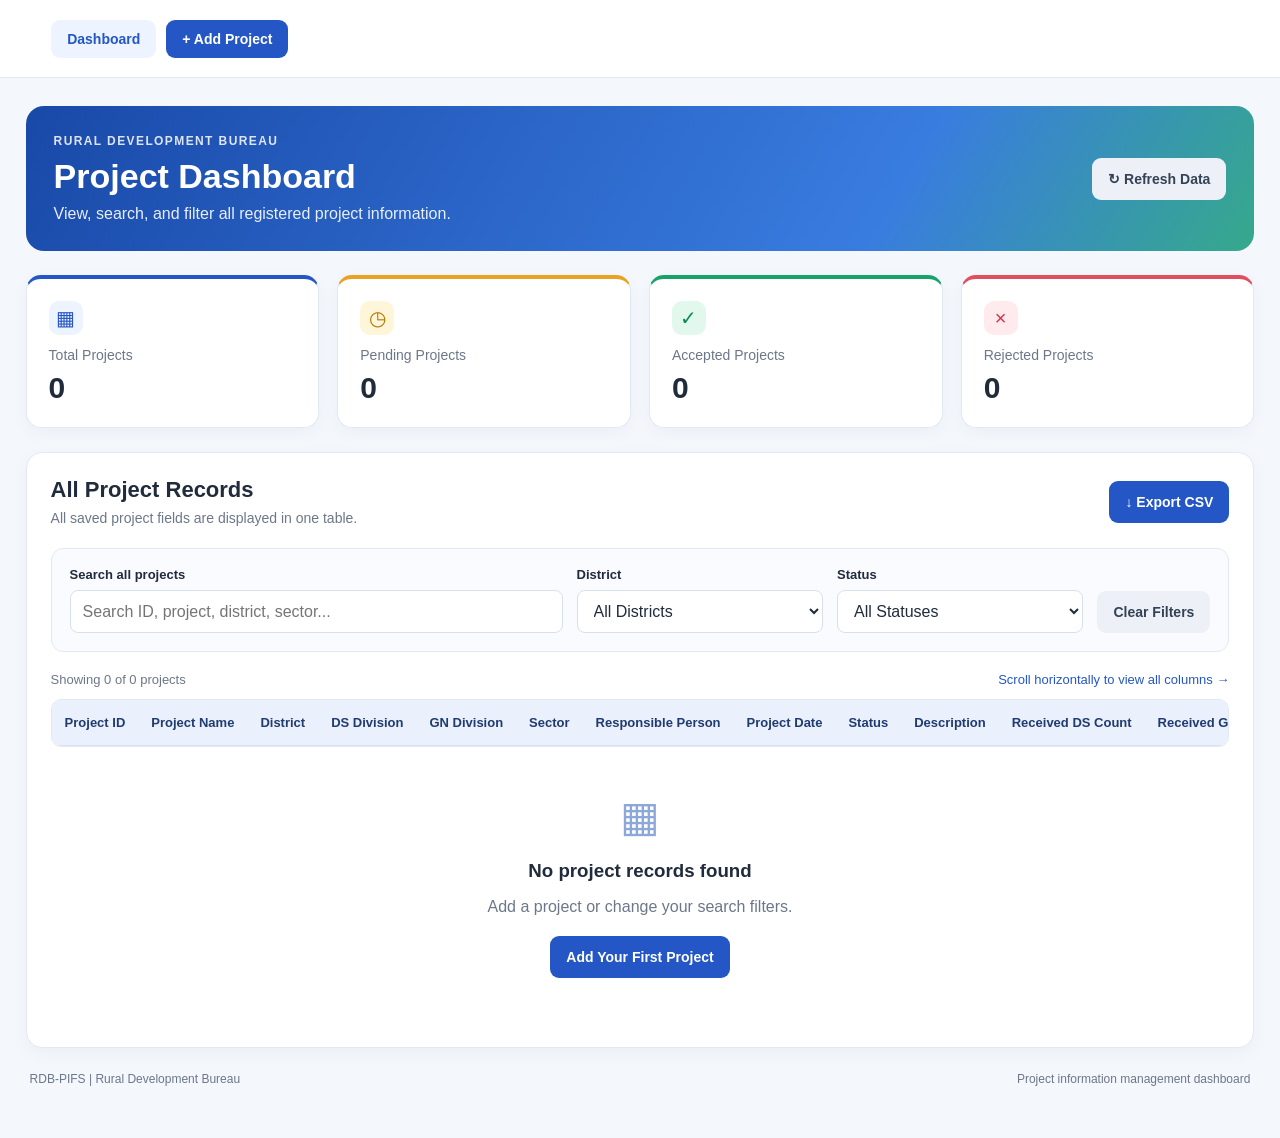
<file: dashboard.html>
<!DOCTYPE html>
<html lang="en">
<head>
    <meta charset="UTF-8">
    <meta name="viewport" content="width=device-width, initial-scale=1.0">
    <title>RDB-PIFS | Dashboard</title>
    <link rel="stylesheet" href="dashboard.css">
    <script src="dashboard.js" defer></script>
</head>
<body>

<header class="top-header">
    

   <nav class="header-actions">
    <a href="dashboard.html" class="nav-link active">Dashboard</a>
    <a href="add-project.html" class="nav-link add-link">
        + Add Project
    </a>
</nav>
</header>

<main class="page-container">

    <section class="welcome-section">
        <div>
            <p class="eyebrow">RURAL DEVELOPMENT BUREAU</p>
            <h2>Project Dashboard</h2>
            <p>View, search, and filter all registered project information.</p>
        </div>
        <button type="button" id="refreshBtn" class="btn btn-light">
            ↻ Refresh Data
        </button>
    </section>

    <section class="summary-grid">
        <article class="summary-card total-card">
            <span class="card-icon">▦</span>
            <p>Total Projects</p>
            <h3 id="totalProjects">0</h3>
        </article>

        <article class="summary-card pending-card">
            <span class="card-icon">◷</span>
            <p>Pending Projects</p>
            <h3 id="pendingProjects">0</h3>
        </article>

        <article class="summary-card accepted-card">
            <span class="card-icon">✓</span>
            <p>Accepted Projects</p>
            <h3 id="acceptedProjects">0</h3>
        </article>

        <article class="summary-card rejected-card">
            <span class="card-icon">×</span>
            <p>Rejected Projects</p>
            <h3 id="rejectedProjects">0</h3>
        </article>
    </section>

    <section class="table-panel">
        <div class="table-heading">
            <div>
                <h2>All Project Records</h2>
                <p>All saved project fields are displayed in one table.</p>
            </div>

            <button type="button" id="exportBtn" class="btn btn-primary">
                ↓ Export CSV
            </button>
        </div>

        <div class="filters">
            <div class="filter-field search-field">
                <label for="searchInput">Search all projects</label>
                <input
                    type="search"
                    id="searchInput"
                    placeholder="Search ID, project, district, sector..."
                >
            </div>

            <div class="filter-field">
                <label for="districtFilter">District</label>
                <select id="districtFilter">
                    <option value="">All Districts</option>
                </select>
            </div>

            <div class="filter-field">
                <label for="statusFilter">Status</label>
                <select id="statusFilter">
                    <option value="">All Statuses</option>
                    <option value="Pending">Pending</option>
                    <option value="Accepted">Accepted</option>
                    <option value="Rejected">Rejected</option>
                    <option value="Returned">Returned</option>
                    <option value="Completed">Completed</option>
                    <option value="Ongoing">Ongoing</option>
                </select>
            </div>

            <button type="button" id="clearFilters" class="btn btn-light">
                Clear Filters
            </button>
        </div>

        <div class="table-info">
            <span id="recordCount">Showing 0 projects</span>
            <span class="scroll-note">Scroll horizontally to view all columns →</span>
        </div>

        <div class="table-scroll">
            <table id="projectsTable">
                <thead>
                    <tr>
                        <th>Project ID</th>
                        <th>Project Name</th>
                        <th>District</th>
                        <th>DS Division</th>
                        <th>GN Division</th>
                        <th>Sector</th>
                        <th>Responsible Person</th>
                        <th>Project Date</th>
                        <th>Status</th>
                        <th>Description</th>

                        <th>Received DS Count</th>
                        <th>Received GN Count</th>
                        <th>Approved GN Count</th>
                        <th>Rejected GN Count</th>
                        <th>All Concept Projects</th>
                        <th>Estimated Cost (LKR)</th>

                        <th>Approved DS Count</th>
                        <th>Approved GN Count</th>
                        <th>Approved Projects Count</th>
                        <th>Direct Beneficiaries</th>
                        <th>Project Value (LKR)</th>
                        <th>Approved Cost (LKR)</th>
                        <th>Divisions Not Covered</th>
                        <th>Approved Project Value (LKR)</th>
                        <th>Approved Allocation (LKR)</th>

                        <th>CDCs Established</th>
                        <th>Tractor Projects</th>
                        <th>Tractor Details</th>
                        <th>Tractor Quantity</th>
                        <th>Tractor Cost (LKR)</th>
                    </tr>
                </thead>

                <tbody id="projectsTableBody">
                    <tr>
                        <td colspan="30" class="empty-message">
                            Loading project records...
                        </td>
                    </tr>
                </tbody>
            </table>
        </div>

        <div id="emptyState" class="empty-state" hidden>
            <div class="empty-icon">▦</div>
            <h3>No project records found</h3>
            <p>Add a project or change your search filters.</p>
            <a href="add-project.html" class="btn btn-primary">
                Add Your First Project
            </a>
        </div>
    </section>

    <footer class="page-footer">
        <p>RDB-PIFS | Rural Development Bureau</p>
        <p>Project information management dashboard</p>
    </footer>

</main>
</body>
</html>
</file>
<file: dashboard.css>
* {
    box-sizing: border-box;
}

:root {
    --primary: #2457c5;
    --primary-dark: #173d91;
    --background: #f4f7fc;
    --text: #202b3c;
    --muted: #6c7789;
    --border: #e3e9f2;
    --white: #ffffff;
}

body {
    margin: 0;
    font-family: "Segoe UI", Arial, sans-serif;
    color: var(--text);
    background: var(--background);
}

button,
input,
select {
    font: inherit;
}

.top-header {
    min-height: 78px;
    padding: 14px 4%;
    display: flex;
    align-items: center;
    justify-content: space-between;
    gap: 20px;
    background: var(--white);
    border-bottom: 1px solid var(--border);
}

.brand {
    display: flex;
    align-items: center;
    gap: 12px;
    text-decoration: none;
    color: var(--text);
}

.brand-logo {
    width: 48px;
    height: 48px;
    display: grid;
    place-items: center;
    border-radius: 13px;
    color: white;
    font-weight: 800;
    background: linear-gradient(135deg, #2457c5, #14a875);
}

.brand h1 {
    margin: 0 0 4px;
    font-size: 20px;
}

.brand p {
    margin: 0;
    font-size: 12px;
    color: var(--muted);
}

.header-actions {
    display: flex;
    align-items: center;
    gap: 10px;
    flex-wrap: wrap;
}

.nav-link {
    padding: 11px 16px;
    border-radius: 9px;
    text-decoration: none;
    color: #475569;
    font-size: 14px;
    font-weight: 600;
}

.nav-link.active {
    color: var(--primary);
    background: #edf3ff;
}

.nav-link.add-link {
    color: white;
    background: var(--primary);
}

.page-container {
    width: min(1800px, 96%);
    margin: 28px auto;
}

.welcome-section {
    padding: 28px;
    border-radius: 18px;
    background: linear-gradient(120deg, #1949a8, #397ce0 70%, #36a98b);
    color: white;
    display: flex;
    justify-content: space-between;
    align-items: center;
    gap: 20px;
}

.eyebrow {
    margin: 0 0 9px;
    font-size: 12px;
    font-weight: 700;
    letter-spacing: 1.4px;
    opacity: 0.85;
}

.welcome-section h2 {
    margin: 0 0 9px;
    font-size: clamp(24px, 3vw, 34px);
}

.welcome-section p:last-child {
    margin: 0;
    opacity: 0.9;
}

.summary-grid {
    display: grid;
    grid-template-columns: repeat(4, minmax(0, 1fr));
    gap: 18px;
    margin: 24px 0;
}

.summary-card {
    min-height: 145px;
    padding: 22px;
    background: white;
    border-radius: 15px;
    border: 1px solid var(--border);
    box-shadow: 0 5px 18px rgba(27, 49, 86, 0.04);
    border-top: 4px solid var(--primary);
}

.summary-card p {
    margin: 12px 0 8px;
    font-size: 14px;
    color: var(--muted);
}

.summary-card h3 {
    margin: 0;
    font-size: 30px;
}

.card-icon {
    display: inline-grid;
    place-items: center;
    width: 34px;
    height: 34px;
    border-radius: 10px;
    font-size: 20px;
    background: #edf3ff;
    color: var(--primary);
}

.total-card {
    border-top-color: #2457c5;
}

.pending-card {
    border-top-color: #e8a323;
}

.pending-card .card-icon {
    color: #b77900;
    background: #fff5d9;
}

.accepted-card {
    border-top-color: #16a36a;
}

.accepted-card .card-icon {
    color: #0a8a56;
    background: #e2f8ed;
}

.rejected-card {
    border-top-color: #e04f5f;
}

.rejected-card .card-icon {
    color: #d53548;
    background: #ffeaed;
}

.table-panel {
    padding: 24px;
    background: white;
    border: 1px solid var(--border);
    border-radius: 16px;
    box-shadow: 0 5px 18px rgba(27, 49, 86, 0.04);
}

.table-heading {
    display: flex;
    justify-content: space-between;
    align-items: center;
    gap: 16px;
    margin-bottom: 22px;
}

.table-heading h2 {
    margin: 0 0 7px;
    font-size: 22px;
}

.table-heading p {
    margin: 0;
    font-size: 14px;
    color: var(--muted);
}

.btn {
    display: inline-flex;
    align-items: center;
    justify-content: center;
    min-height: 42px;
    padding: 10px 16px;
    border: 0;
    border-radius: 9px;
    cursor: pointer;
    text-decoration: none;
    font-size: 14px;
    font-weight: 650;
    white-space: nowrap;
}

.btn-primary {
    color: white;
    background: var(--primary);
}

.btn-primary:hover {
    background: var(--primary-dark);
}

.btn-light {
    color: #344256;
    background: #edf1f7;
}

.btn-light:hover {
    background: #dfe7f2;
}

.filters {
    display: grid;
    grid-template-columns: minmax(220px, 2fr) minmax(150px, 1fr)
                           minmax(150px, 1fr) auto;
    align-items: end;
    gap: 14px;
    margin-bottom: 20px;
    padding: 18px;
    border: 1px solid var(--border);
    border-radius: 12px;
    background: #f9fbff;
}

.filter-field {
    min-width: 0;
}

.filter-field label {
    display: block;
    margin-bottom: 8px;
    font-size: 13px;
    font-weight: 650;
}

.filter-field input,
.filter-field select {
    width: 100%;
    height: 43px;
    padding: 0 12px;
    border: 1px solid #d8e0ed;
    border-radius: 8px;
    outline: none;
    background: white;
    color: var(--text);
}

.filter-field input:focus,
.filter-field select:focus {
    border-color: var(--primary);
    box-shadow: 0 0 0 3px rgba(36, 87, 197, 0.1);
}

.table-info {
    display: flex;
    justify-content: space-between;
    gap: 15px;
    flex-wrap: wrap;
    margin: 0 0 12px;
    color: var(--muted);
    font-size: 13px;
}

.scroll-note {
    color: var(--primary);
}

.table-scroll {
    width: 100%;
    overflow: auto;
    border: 1px solid var(--border);
    border-radius: 10px;
}

table {
    width: max-content;
    min-width: 100%;
    border-collapse: separate;
    border-spacing: 0;
    font-size: 13px;
}

thead th {
    position: sticky;
    top: 0;
    z-index: 1;
    padding: 15px 13px;
    background: #eaf0fc;
    color: #203b70;
    font-weight: 700;
    text-align: left;
    white-space: nowrap;
    border-bottom: 1px solid #d7e2f5;
}

tbody td {
    max-width: 300px;
    padding: 13px;
    border-bottom: 1px solid #edf0f5;
    color: #374151;
    vertical-align: top;
    overflow-wrap: anywhere;
}

tbody tr:nth-child(even) {
    background: #fafcff;
}

tbody tr:hover {
    background: #f0f6ff;
}

tbody tr:last-child td {
    border-bottom: 0;
}

.status-badge {
    display: inline-block;
    padding: 5px 9px;
    border-radius: 20px;
    font-size: 12px;
    font-weight: 700;
    white-space: nowrap;
}

.status-pending {
    background: #fff3d1;
    color: #966300;
}

.status-accepted,
.status-completed {
    background: #dcf8e8;
    color: #087b46;
}

.status-rejected {
    background: #ffe4e7;
    color: #b42335;
}

.status-returned {
    background: #f0e7ff;
    color: #7041a6;
}

.status-ongoing {
    background: #e0f2fe;
    color: #075985;
}

.empty-message {
    padding: 30px;
    text-align: center;
    color: var(--muted);
}

.empty-state {
    padding: 45px 20px;
    text-align: center;
}

.empty-state[hidden] {
    display: none;
}

.empty-icon {
    font-size: 42px;
    color: #8ca7d9;
}

.empty-state h3 {
    margin-bottom: 8px;
}

.empty-state p {
    margin-bottom: 20px;
    color: var(--muted);
}

.page-footer {
    display: flex;
    justify-content: space-between;
    flex-wrap: wrap;
    gap: 10px;
    padding: 24px 4px;
    color: var(--muted);
    font-size: 12px;
}

.page-footer p {
    margin: 0;
}

@media (max-width: 900px) {
    .summary-grid {
        grid-template-columns: repeat(2, minmax(0, 1fr));
    }

    .filters {
        grid-template-columns: repeat(2, minmax(0, 1fr));
    }

    .search-field {
        grid-column: 1 / -1;
    }
}

@media (max-width: 600px) {
    .top-header,
    .welcome-section,
    .table-heading {
        align-items: flex-start;
        flex-direction: column;
    }

    .header-actions {
        width: 100%;
    }

    .page-container {
        width: 94%;
        margin-top: 16px;
    }

    .welcome-section,
    .table-panel {
        padding: 18px;
    }

    .summary-grid {
        gap: 10px;
    }

    .summary-card {
        padding: 16px;
        min-height: 125px;
    }

    .summary-card h3 {
        font-size: 25px;
    }

    .filters {
        grid-template-columns: 1fr;
        padding: 13px;
    }

    .search-field {
        grid-column: auto;
    }

    .table-heading .btn {
        width: 100%;
    }
}
</file>
